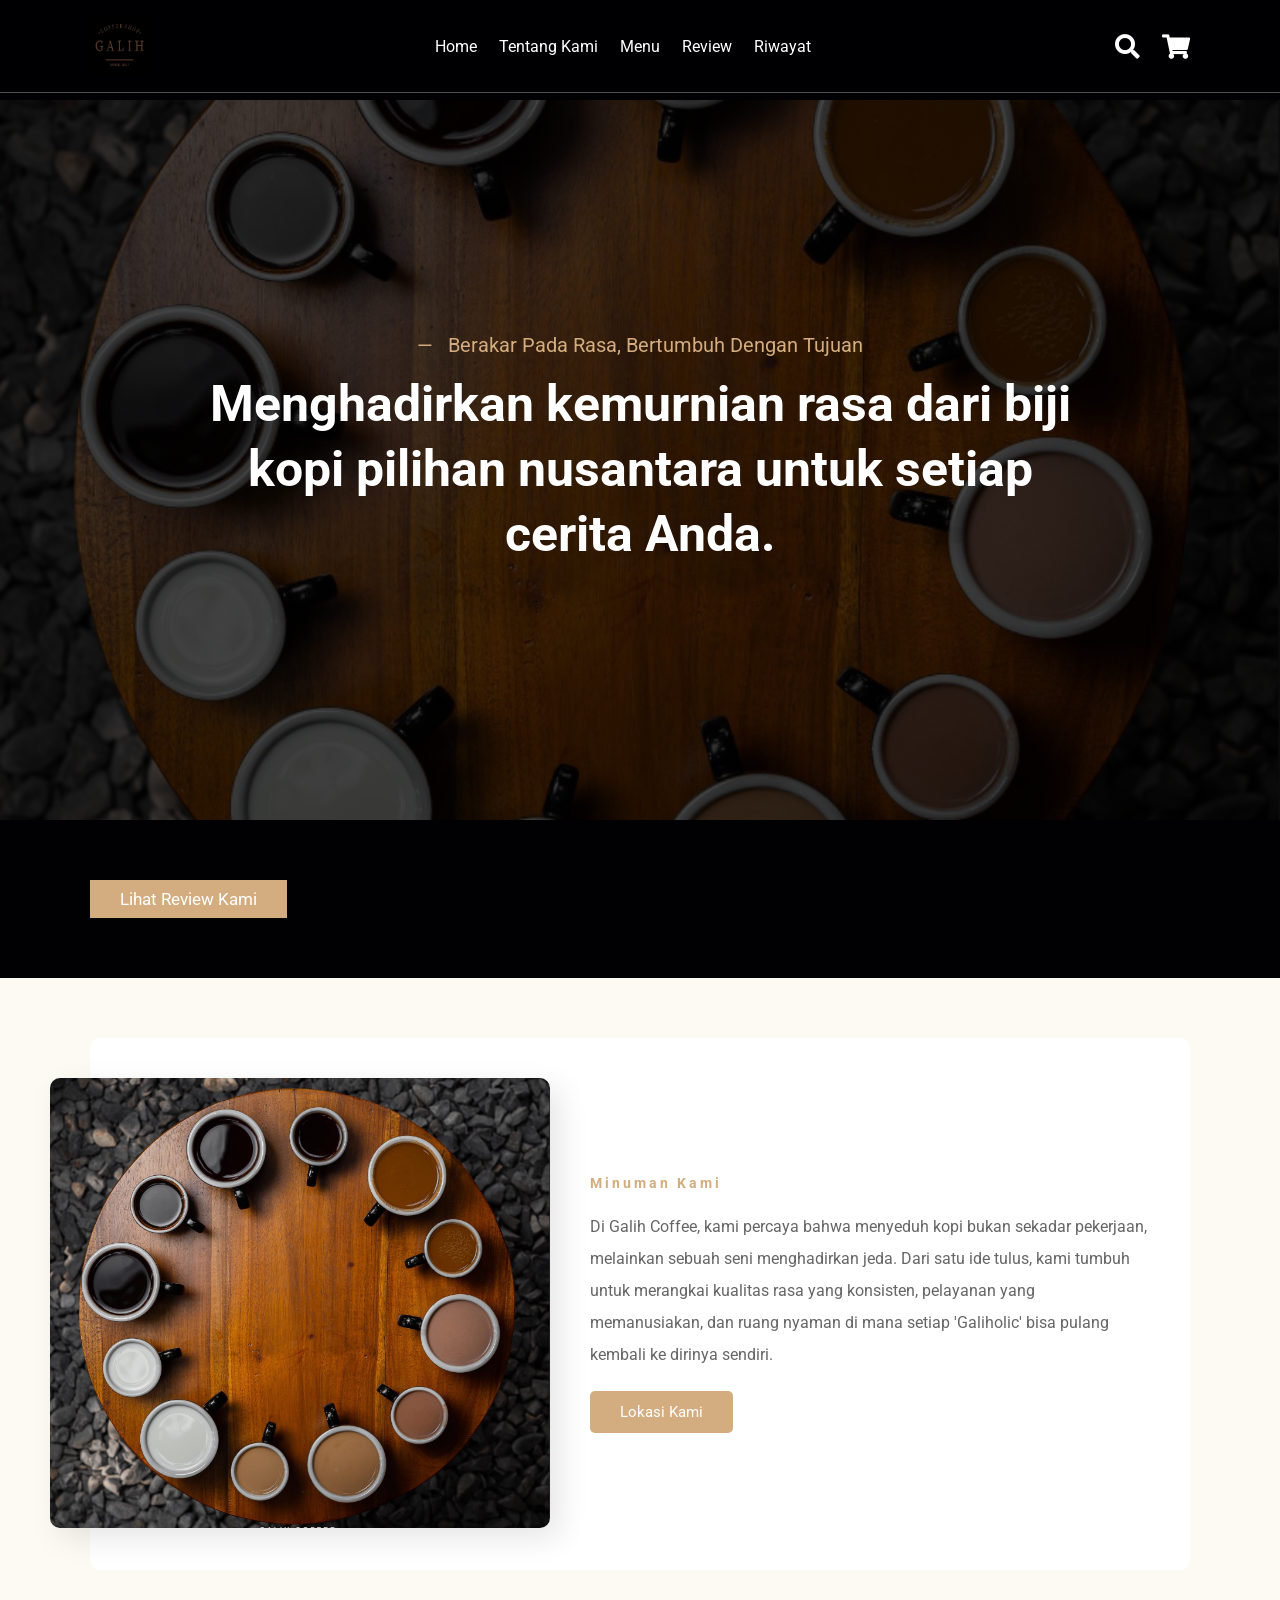
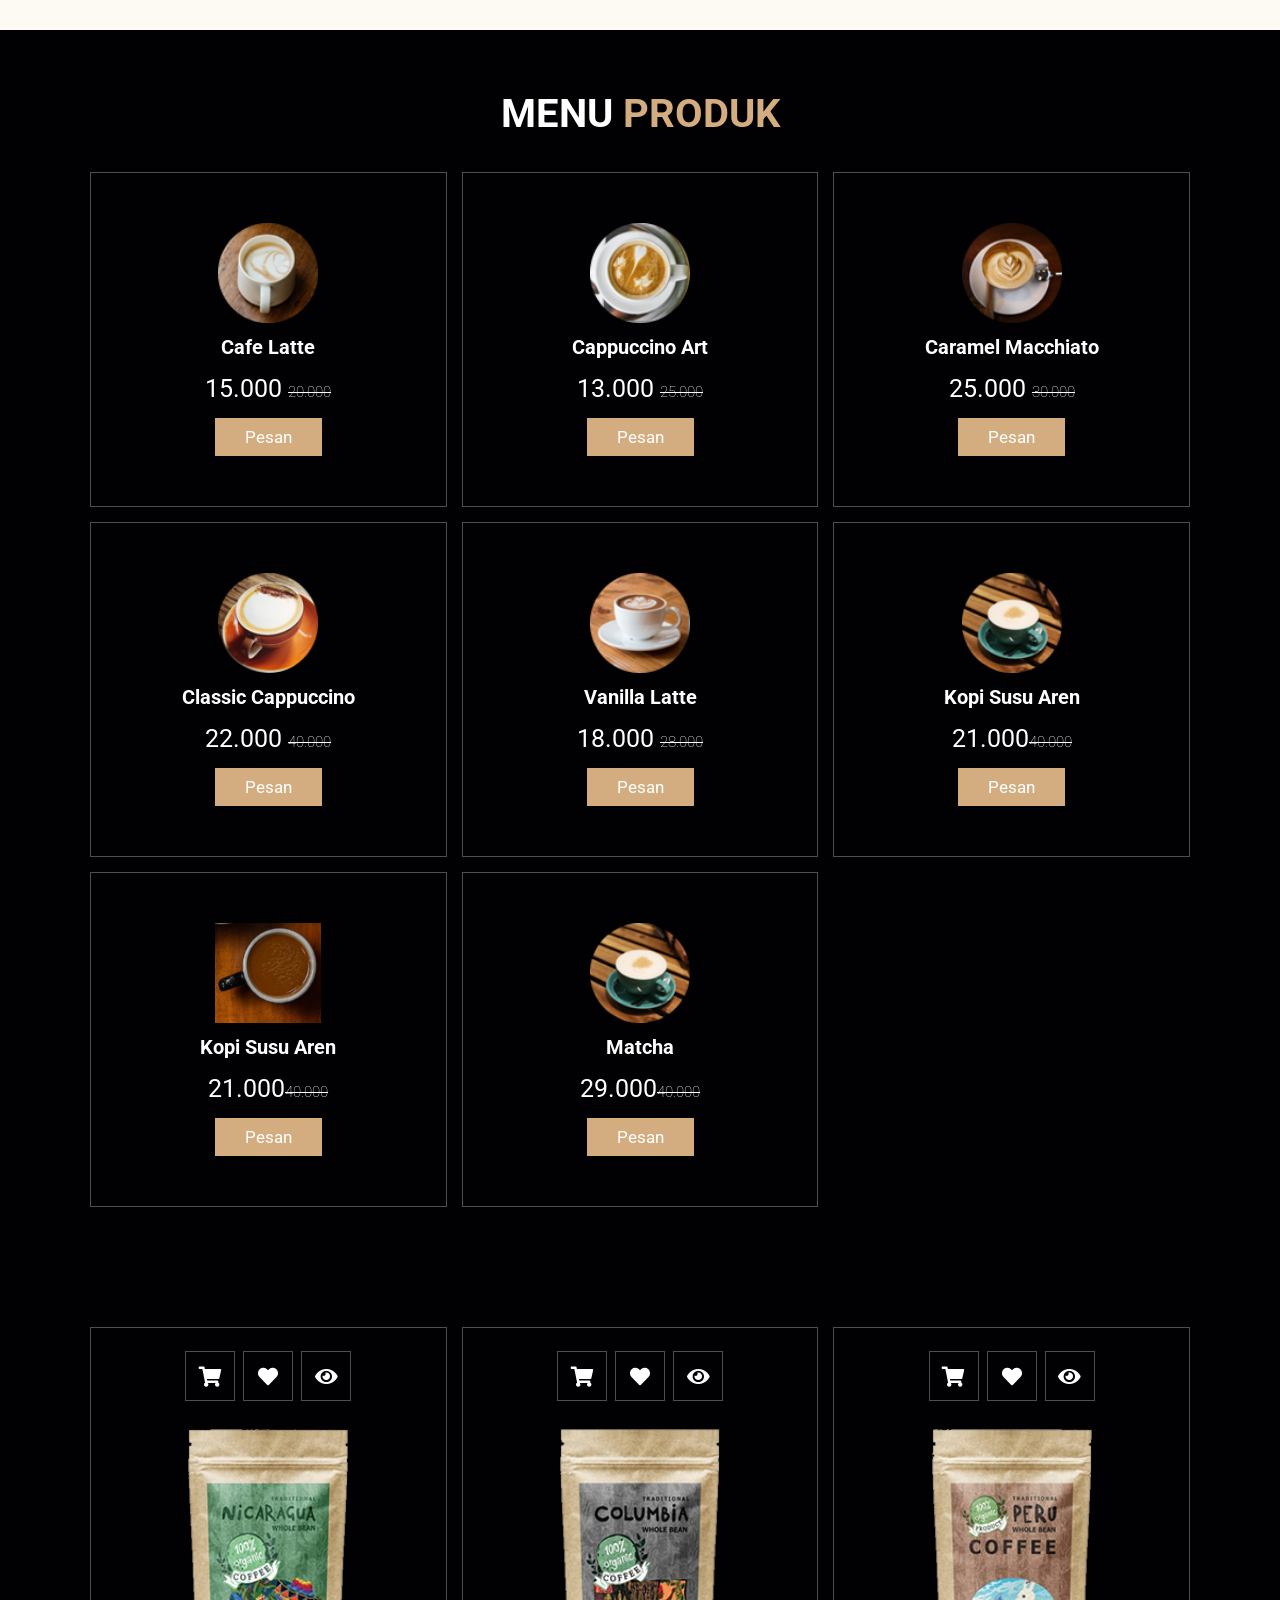
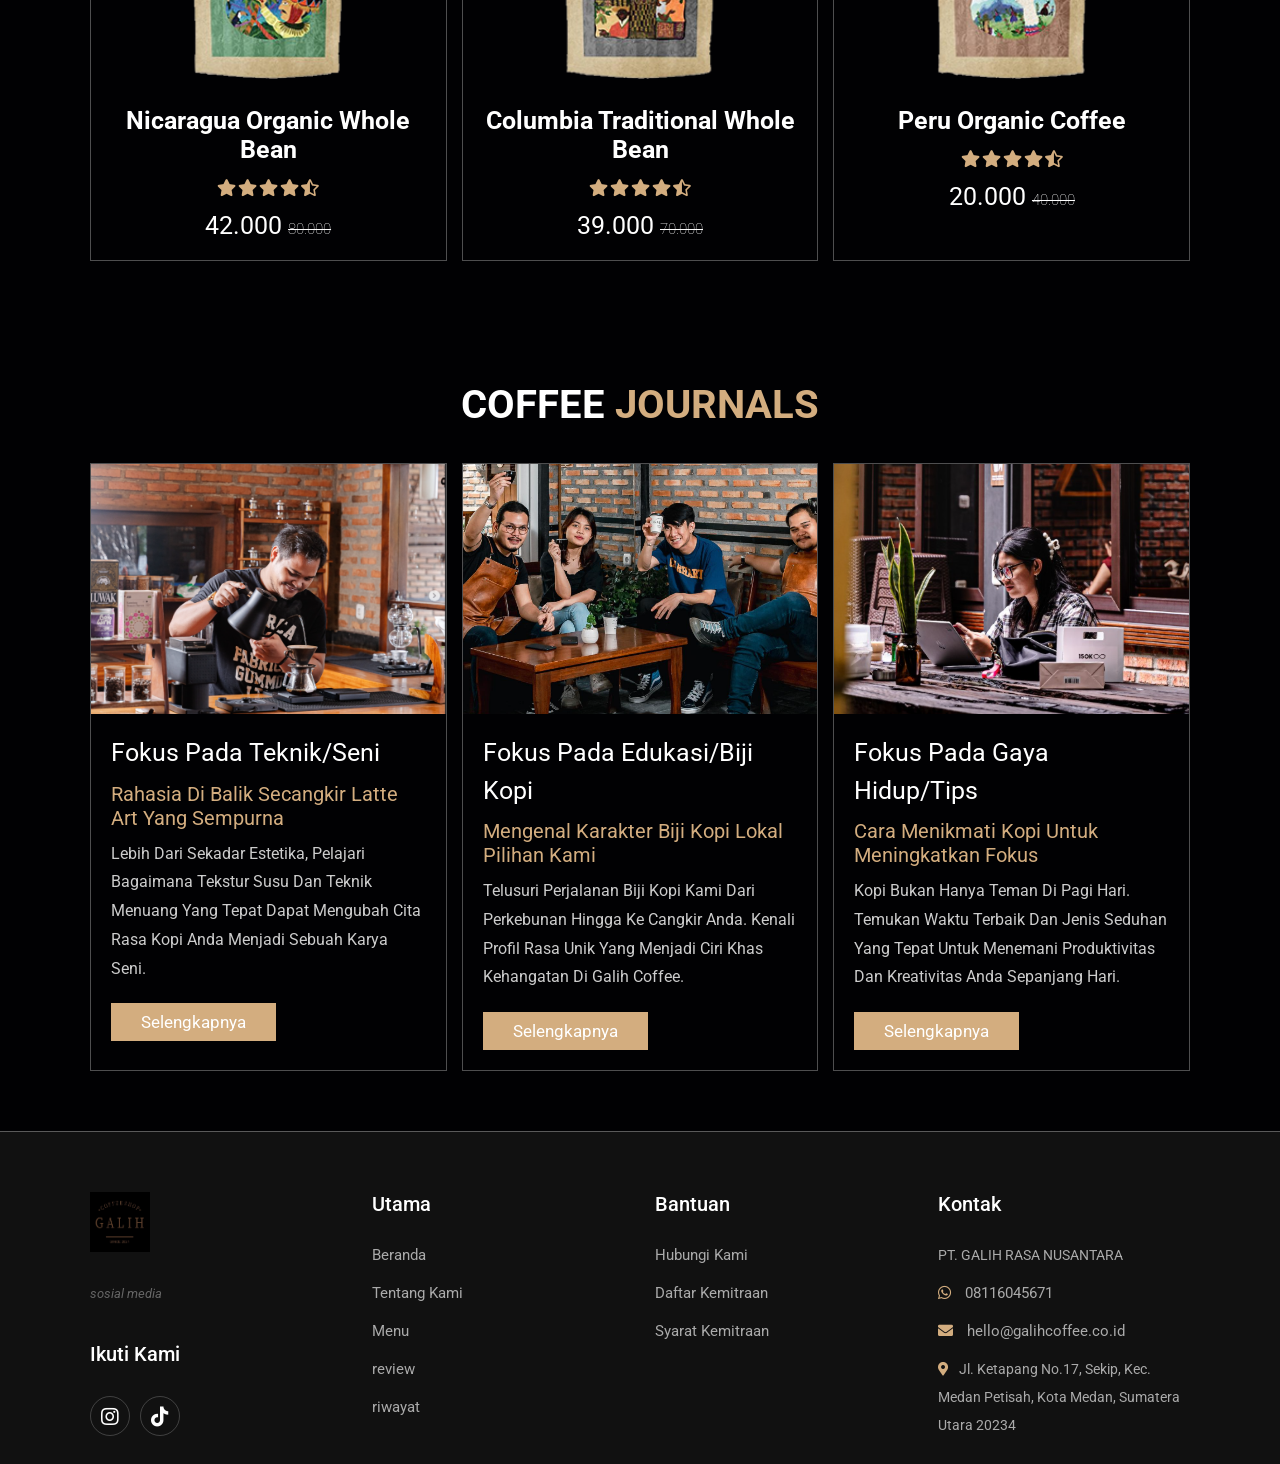
<file: menu.html>
<!doctype html>
<html lang="en">
<head>
    <meta charset="UTF-8" />
    <meta name="viewport" content="width=device-width, initial-scale=1.0" />
    <title>Menu Kami - Galih Coffee</title>
    <link rel="stylesheet" href="https://cdnjs.cloudflare.com/ajax/libs/font-awesome/5.15.4/css/all.min.css" />
    <link rel="stylesheet" href="css/style.css" />
</head>
<body>
    <header class="header">
        <a href="index.html" class="logo"><img src="img/menu/logo2.jpg" alt="" /></a>
        <nav class="navbar">
            <a href="index.html">Home</a>
            <a href="tentang-kami.html">Tentang kami</a>
            <a href="menu.html">menu</a>
            <a href="review.html">review</a>
            <a href="riwayat.html">riwayat</a>
        </nav>

      <div class="icons">
        <div class="fas fa-search" id="search-btn"></div>
        <div class="fas fa-shopping-cart" id="cart-btn"></div>
        <div class="fas fa-bars" id="menu-btn"></div>
      </div>

      <div class="search-form">
        <input type="search" id="search-box" placeholder="search here..." />
        <label for="search-box" class="fas fa-search"></label>
      </div>

      <div class="cart-items-container">
        <div class="cart-item">
          <span class="fas fa-times"></span>
          <img src="img/menu/menu-1.png" alt="" />
          <div class="content">
            <h3>Cafe Latte</h3>
            <div class="price">15.000</div>
          </div>
        </div>

        <div class="cart-item">
          <span class="fas fa-times"></span>
          <img src="img/menu/menu-2.png" alt="" />
          <div class="content">
            <h3>Cappuccino Art</h3>
            <div class="price">13.000</div>
          </div>
        </div>

        <div class="cart-item">
          <span class="fas fa-times"></span>
          <img src="img/menu/menu-3.png" alt="" />
          <div class="content">
            <h3>Caramel Macchiato</h3>
            <div class="price">25.000</div>
          </div>
        </div>

        <div class="cart-item">
          <span class="fas fa-times"></span>
          <img src="img/menu/menu-4.png" alt="" />
          <div class="content">
            <h3>Classic Cappuccino</h3>
            <div class="price">22.000</div>
          </div>
        </div>

        <a href="#" class="btn">checkout now</a>
      </div>
    </header>
    </header>
    

    <main style="padding-top: 10rem;">
      <section class="about-hero" style="background: linear-gradient(rgba(0,0,0,0.7), rgba(0,0,0,0.7)), url('img/menu/gambar9.png') no-repeat;">
      <div class="content">
      <h3 class="sub-heading"><span>—</span> Berakar pada Rasa, Bertumbuh dengan Tujuan</h3>
      <h1 class="main-heading">Menghadirkan kemurnian rasa dari biji kopi pilihan nusantara untuk setiap cerita Anda.</h1>
      </div>
      </section>
      <section class="about-philosophy" id="about">
          <a href="review.html" class="btn">lihat Review Kami</a>
      </section>
      <section class="see-goodness">
        <div class="row">
          <div class="image-container">
            <img src="img/menu/gambar9.png" alt="Our Story" />
          </div>

          <div class="content">
            <h3 class="story-title">Minuman kami</h3>
            <h1 class="main-title"></h1>
            <p>Di Galih Coffee, kami percaya bahwa menyeduh kopi bukan sekadar pekerjaan, melainkan sebuah seni menghadirkan jeda. Dari satu ide tulus, kami tumbuh untuk merangkai kualitas rasa yang konsisten, pelayanan yang memanusiakan, dan ruang nyaman di mana setiap 'Galiholic' bisa pulang kembali ke dirinya sendiri.</p>
            <a href="review.html" class="btn-clean">lokasi kami</a>
          </div>
        </div>
      </section>

    <section class="menu" id="menu">
        <h1 class="heading">menu <span>produk</span></h1>
        <div class="box-container"></div>
        <div class="box-container">
        <div class="box">
          <img src="img/menu/menu-1.png" alt="" />
          <h3>Cafe Latte</h3>
          <div class="price">15.000 <span>20.000</span></div>
          <a href="#" class="btn">pesan</a>
        </div>

        <div class="box">
          <img src="img/menu/menu-2.png" alt="" />
          <h3>Cappuccino Art</h3>
          <div class="price">13.000 <span>25.000</span></div>
          <a href="#" class="btn">pesan</a>
        </div>

        <div class="box">
          <img src="img/menu/menu-3.png" alt="" />
          <h3>Caramel Macchiato</h3>
          <div class="price">25.000 <span>30.000</span></div>
          <a href="#" class="btn">pesan</a>
        </div>

        <div class="box">
          <img src="img/menu/menu-4.png" alt="" />
          <h3>Classic Cappuccino</h3>
          <div class="price">22.000 <span>40.000</span></div>
          <a href="#" class="btn">pesan</a>
        </div>

        <div class="box">
          <img src="img/menu/menu-5.png" alt="" />
          <h3>Vanilla Latte</h3>
          <div class="price">18.000 <span>28.000</span></div>
          <a href="#" class="btn">pesan</a>
        </div>

        <div class="box">
          <img src="img/menu/menu-6.png" alt="" />
          <h3>Kopi Susu Aren</h3>
          <div class="price">21.000<span>40.000</span></div>
          <a href="#" class="btn">pesan</a>
        </div>

        <div class="box">
          <img src="img/menu/menu-7.png" alt="" />
          <h3>Kopi Susu Aren</h3>
          <div class="price">21.000<span>40.000</span></div>
          <a href="#" class="btn">pesan</a>
        </div>

        <div class="box">
          <img src="img/menu/menu-6.png" alt="" />
          <h3>Matcha</h3>
          <div class="price">29.000<span>40.000</span></div>
          <a href="#" class="btn">pesan</a>
        </div>
      </section>

      <section class="products" id="products">
            <div class="box-container"></div>
            <div class="box-container">
        <div class="box">
          <div class="icons">
            <a href="#" class="fas fa-shopping-cart"></a>
            <a href="#" class="fas fa-heart"></a>
            <a href="#" class="fas fa-eye"></a>
          </div>
          <div class="image">
            <img src="img/menu/product-1.png" alt="" />
          </div>
          <div class="content">
            <h3>Nicaragua Organic Whole Bean</h3>
            <div class="stars">
              <i class="fas fa-star"></i>
              <i class="fas fa-star"></i>
              <i class="fas fa-star"></i>
              <i class="fas fa-star"></i>
              <i class="fas fa-star-half-alt"></i>
            </div>
            <div class="price">42.000 <span>80.000</span></div>
          </div>
        </div>

        <div class="box">
          <div class="icons">
            <a href="#" class="fas fa-shopping-cart"></a>
            <a href="#" class="fas fa-heart"></a>
            <a href="#" class="fas fa-eye"></a>
          </div>
          <div class="image">
            <img src="img/menu/product-2.png" alt="" />
          </div>
          <div class="content">
            <h3>Columbia Traditional Whole Bean</h3>
            <div class="stars">
              <i class="fas fa-star"></i>
              <i class="fas fa-star"></i>
              <i class="fas fa-star"></i>
              <i class="fas fa-star"></i>
              <i class="fas fa-star-half-alt"></i>
            </div>
            <div class="price">39.000 <span>70.000</span></div>
          </div>
        </div>

        <div class="box">
          <div class="icons">
            <a href="#" class="fas fa-shopping-cart"></a>
            <a href="#" class="fas fa-heart"></a>
            <a href="#" class="fas fa-eye"></a>
          </div>

          <div class="image">
            <img src="img/menu/product-3.png" alt="" />
          </div>
          <div class="content">
            <h3>Peru Organic Coffee</h3>
            <div class="stars">
              <i class="fas fa-star"></i>
              <i class="fas fa-star"></i>
              <i class="fas fa-star"></i>
              <i class="fas fa-star"></i>
              <i class="fas fa-star-half-alt"></i>
            </div>
            <div class="price">20.000 <span>40.000</span></div>
          </div>
        </div>
      </div>        
    </section>

  <section class="blogs" id="blogs">
      <h1 class="heading">Coffee <span>Journals </span></h1>
      <div class="box-container">
        <div class="box">
          <div class="image">
            <img src="img/menu/blog-5.png" alt="" />
          </div>
          <div class="content">
            <a href="#" class="title">Fokus pada Teknik/Seni</a>
            <span>Rahasia di Balik Secangkir Latte Art yang Sempurna</span>
            <p>
              Lebih dari sekadar estetika, pelajari bagaimana tekstur susu dan teknik menuang yang
               tepat dapat mengubah cita rasa kopi Anda menjadi sebuah karya seni.</p>
            <a href="https://www.instagram.com/p/DBAhrgqvA8q/?utm_source=ig_web_copy_link&igsh=MzRlODBiNWFlZA==" class="btn">selengkapnya</a>
          </div>
        </div>

        <div class="box">
          <div class="image">
            <img src="img/menu/blog-4.png" alt="" />
          </div>
          <div class="content">
            <a href="#" class="title">Fokus pada Edukasi/Biji Kopi</a>
            <span>Mengenal Karakter Biji Kopi Lokal Pilihan Kami</span>
            <p>
             Telusuri perjalanan biji kopi kami dari perkebunan hingga ke cangkir Anda.
              Kenali profil rasa unik yang menjadi ciri khas kehangatan di Galih Coffee.</p>
            <a href="https://www.instagram.com/p/Ch9QhoRL3KX/?utm_source=ig_web_copy_link&igsh=MzRlODBiNWFlZA==" class="btn">selengkapnya</a>
          </div>
        </div>
        
        <div class="box">
          <div class="image">
            <img src="img/menu/blog-6.png" alt="" />
          </div>
          <div class="content">
            <a href="#" class="title">Fokus pada Gaya Hidup/Tips</a>
            <span>Cara Menikmati Kopi untuk Meningkatkan Fokus</span>
            <p>
              Kopi bukan hanya teman di pagi hari. Temukan waktu terbaik dan jenis seduhan yang 
              tepat untuk menemani produktivitas dan kreativitas Anda sepanjang hari.</p>
            <a href="https://www.instagram.com/p/DEZg0u7BRVT/?utm_source=ig_web_copy_link&igsh=MzRlODBiNWFlZA==" class="btn">selengkapnya</a>
          </div>
        </div>
      </div>
    </section>
    </main>

<footer class="footer-new">
    <div class="box-container">
        <div class="box main-info">
            <a href="index.html" class="logo">
                <img src="img/menu/logo2.jpg" alt="Logo">
            </a>
            <p class="tagline">sosial media</p>
            <h3>Ikuti Kami</h3>
            <div class="share">
                <a href="https://www.instagram.com/galihcoffee?utm_source=ig_web_button_share_sheet&igsh=ZDNlZDc0MzIxNw==" class="fab fa-instagram"></a>
                <a href="#" class="fab fa-tiktok"></a>
            </div>
        </div>

        <div class="box">
            <h3>Utama</h3>
            <a href="index.html">Beranda</a>
            <a href="tentang-kami.html">Tentang Kami</a>
            <a href="menu.html">Menu</a>
            <a href="review.html">review</a>
            <a href="riwayat.html">riwayat</a>
        </div>

        <div class="box">
            <h3>Bantuan</h3>
            <a href="#">Hubungi Kami</a>
            <a href="#">Daftar Kemitraan</a>
            <a href="#">Syarat Kemitraan</a>
        </div>

        <div class="box contact-info">
            <h3>Kontak</h3>
            <p>PT. GALIH RASA NUSANTARA</p>
            <a href="https://wa.me/6281128512545"><i class="fab fa-whatsapp"></i> 08116045671</a>
            <a href="mailto:hello@galihcoffee.co.id"><i class="fas fa-envelope"></i> hello@galihcoffee.co.id</a>
            <p><i class="fas fa-map-marker-alt"></i>Jl. Ketapang No.17, Sekip, Kec. Medan Petisah, Kota Medan, Sumatera Utara 20234</p>
        </div>
    </div>
    <script src="https://cdn.jsdelivr.net/npm/swiper@11/swiper-bundle.min.js"></script>
    <script src="js/script.js"></script>
</body>
</html>
</file>
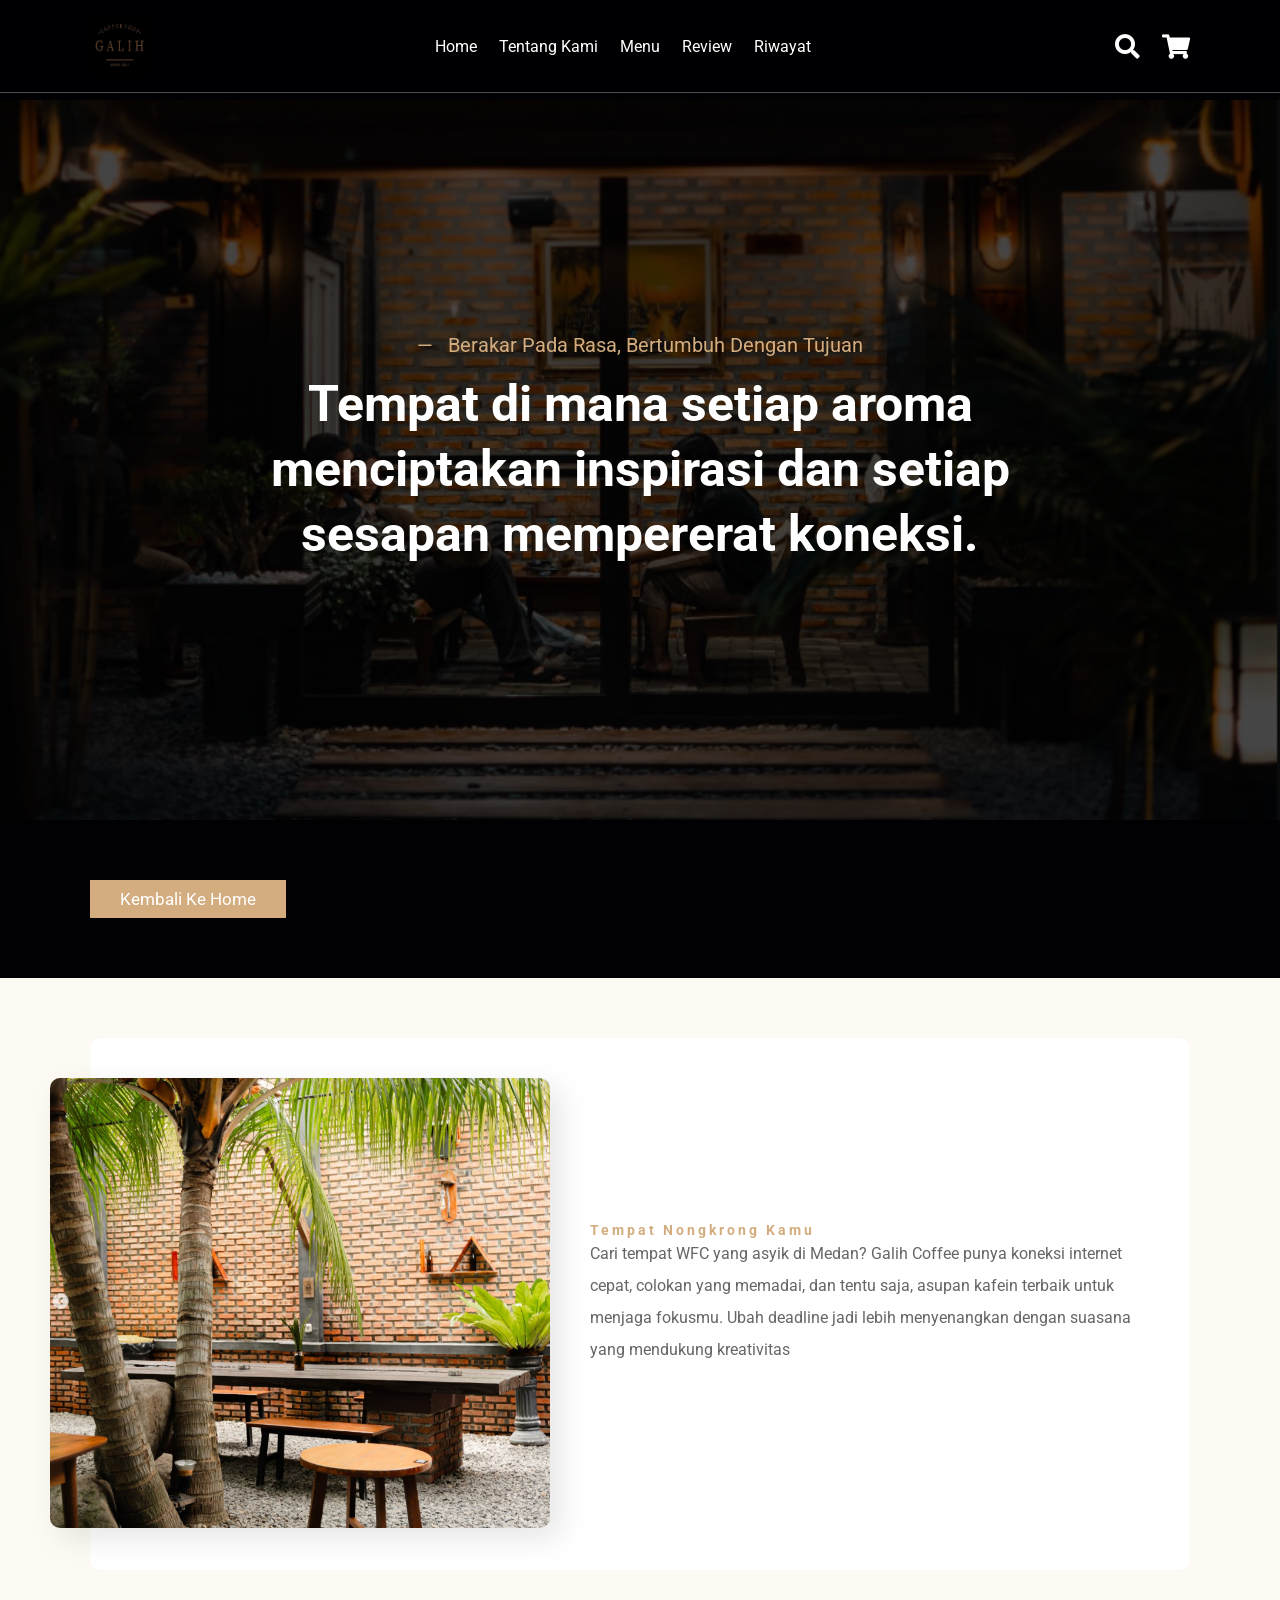
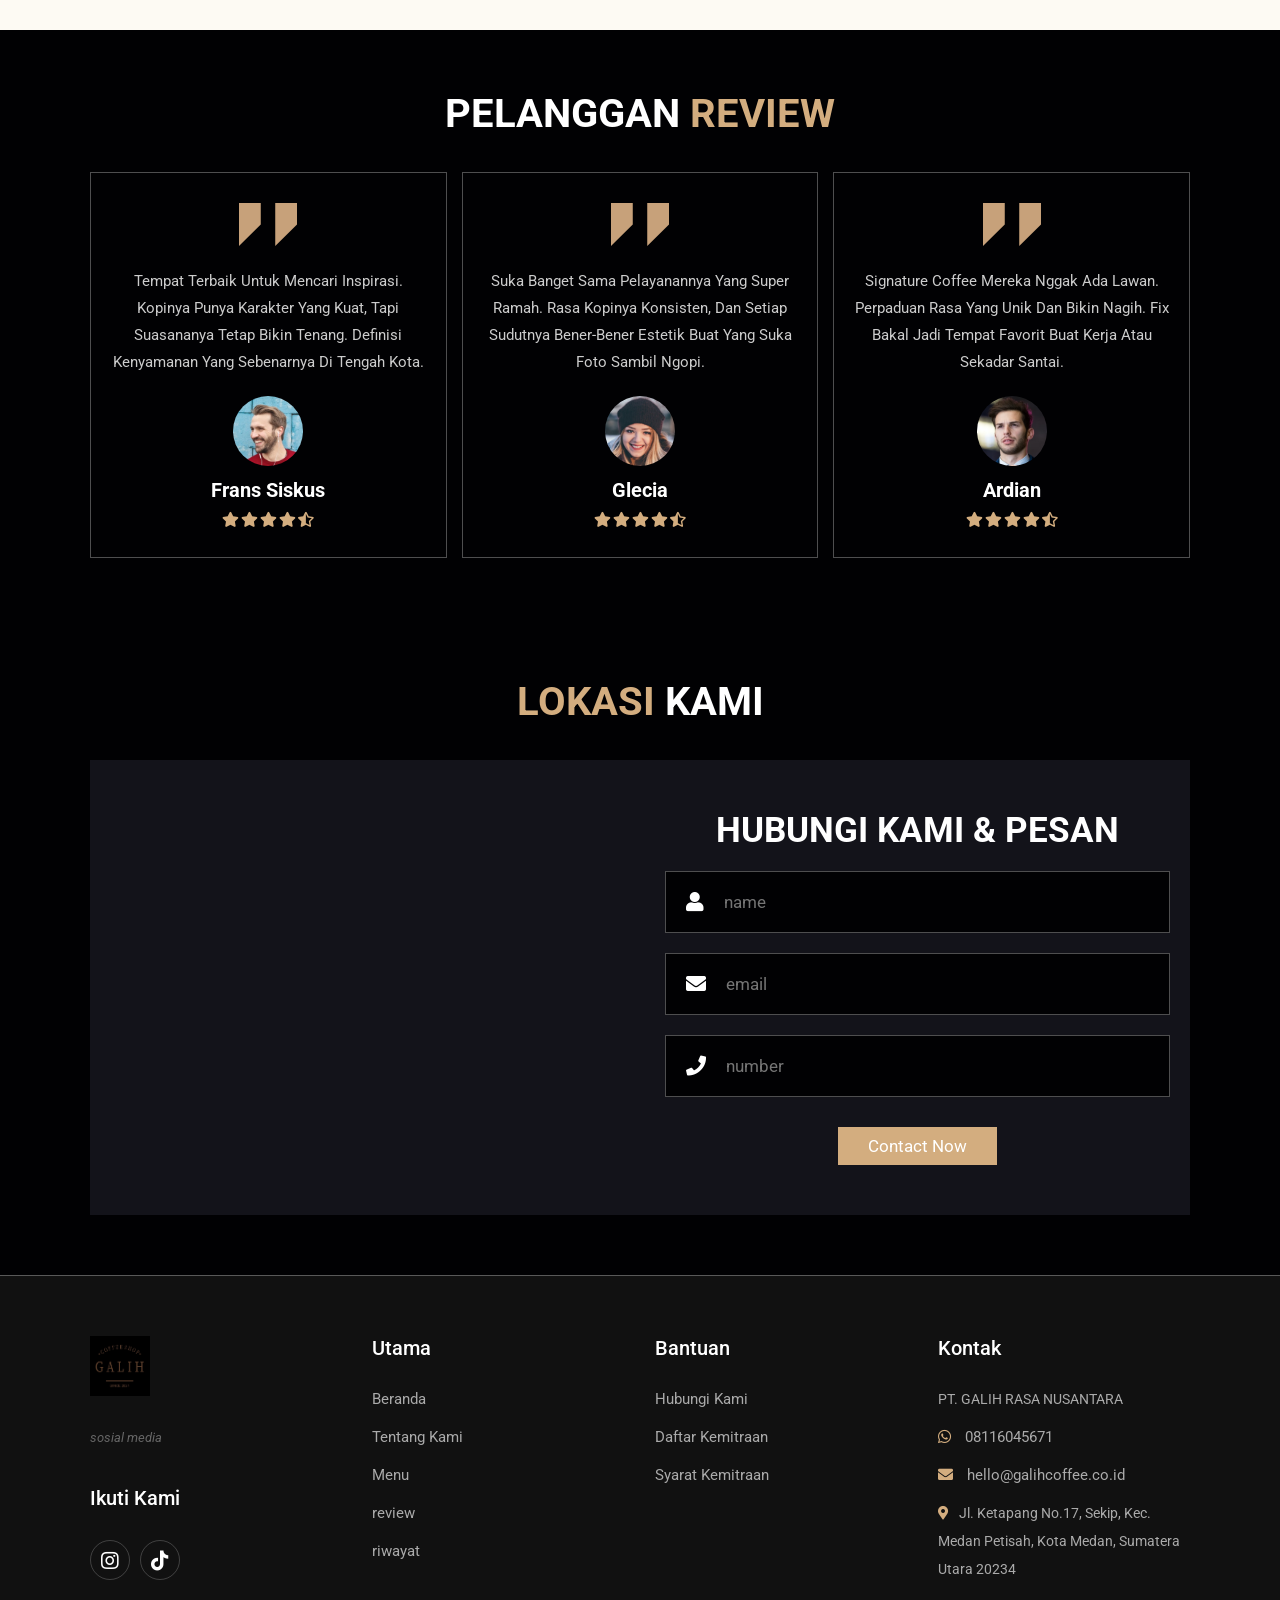
<file: review.html>
<!doctype html>
<html lang="en">
<head>
    <meta charset="UTF-8" />
    <meta name="viewport" content="width=device-width, initial-scale=1.0" />
    <title>Review & Lokasi - Galih Coffee</title>
    <link rel="stylesheet" href="https://cdnjs.cloudflare.com/ajax/libs/font-awesome/5.15.4/css/all.min.css" />
    <link rel="stylesheet" href="css/style.css" />
</head>
<body>

    <header class="header">
        <a href="index.html" class="logo"><img src="img/menu/logo2.jpg" alt="" /></a>
        <nav class="navbar">
            <a href="index.html">Home</a>
            <a href="tentang-kami.html">Tentang Kami</a>
            <a href="menu.html">Menu</a>
            <a href="review.html">review</a>
            <a href="riwayat.html">riwayat</a>
        </nav>
        <div class="icons">
            <div class="fas fa-search" id="search-btn"></div>
            <div class="fas fa-shopping-cart" id="cart-btn"></div>
            <div class="fas fa-bars" id="menu-btn"></div>
        </div>

        <div class="search-form">
            <input type="search" id="search-box" placeholder="search here..." />
            <label for="search-box" class="fas fa-search"></label>
        </div>

        <div class="cart-items-container">
            <div class="cart-item">
                <span class="fas fa-times"></span>
                <img src="img/menu/menu-1.png" alt="" />
                <div class="content">
                    <h3>Cafe Latte</h3>
                    <div class="price">15.000</div>
                </div>
            </div>

            <div class="cart-item">
                <span class="fas fa-times"></span>
                <img src="img/menu/menu-2.png" alt="" />
                <div class="content">
                    <h3>Cappuccino Art</h3>
                    <div class="price">13.000</div>
                </div>
            </div>

            <div class="cart-item">
                <span class="fas fa-times"></span>
                <img src="img/menu/menu-3.png" alt="" />
                <div class="content">
                    <h3>Caramel Macchiato</h3>
                    <div class="price">25.000</div>
                </div>
            </div>

            <div class="cart-item">
                <span class="fas fa-times"></span>
                <img src="img/menu/menu-4.png" alt="" />
                <div class="content">
                    <h3>Classic Cappuccino</h3>
                    <div class="price">22.000</div>
                </div>
            </div>
            <a href="#" class="btn">checkout now</a>
        </div>
    </header> 
    <main style="padding-top: 10rem;"> <section class="about-hero" style="background: linear-gradient(rgba(0,0,0,0.7), rgba(0,0,0,0.7)), url('img/menu/1.png') no-repeat;">
            <div class="content">
                <h3 class="sub-heading"><span>—</span> Berakar pada Rasa, Bertumbuh dengan Tujuan</h3>
                <h1 class="main-heading">Tempat di mana setiap aroma menciptakan inspirasi dan setiap sesapan mempererat koneksi.</h1>
            </div>
        </section>

        <section class="about-philosophy" id="about">
            <a href="index.html" class="btn">Kembali Ke Home</a>
        </section>

        <section class="see-goodness">
            <div class="row">
                <div class="image-container">
                    <img src="img/menu/gambar13.png" alt="Our Story" />
                </div>
                <div class="content">
                    <h3 class="story-title">Tempat Nongkrong kamu</h3>
                    <p>Cari tempat WFC yang asyik di Medan? Galih Coffee punya koneksi internet cepat, colokan yang memadai, dan tentu saja, asupan kafein terbaik untuk menjaga fokusmu. Ubah deadline jadi lebih menyenangkan dengan suasana yang mendukung kreativitas</p>
                </div>
            </div>
        </section>

        <section class="review" id="review">
            <h1 class="heading">pelanggan <span>review</span></h1>
            <div class="box-container">
                <div class="box">
                    <img src="img/menu/quote-img.png" alt="" class="quote" />
                    <p>Tempat terbaik untuk mencari inspirasi. Kopinya punya karakter yang kuat, tapi suasananya tetap bikin tenang. Definisi kenyamanan yang sebenarnya di tengah kota.</p>
                    <img src="img/menu/pic-1.png" class="user" alt="" />
                    <h3>frans siskus</h3>
                    <div class="stars">
                        <i class="fas fa-star"></i>
                        <i class="fas fa-star"></i>
                        <i class="fas fa-star"></i>
                        <i class="fas fa-star"></i>
                        <i class="fas fa-star-half-alt"></i>
                    </div>
                </div>

                <div class="box">
                    <img src="img/menu/quote-img.png" alt="" class="quote" />
                    <p>Suka banget sama pelayanannya yang super ramah. Rasa kopinya konsisten, dan setiap sudutnya bener-bener estetik buat yang suka foto sambil ngopi.</p>
                    <img src="img/menu/pic-2.png" class="user" alt="" />
                    <h3>glecia</h3>
                    <div class="stars">
                        <i class="fas fa-star"></i>
                        <i class="fas fa-star"></i>
                        <i class="fas fa-star"></i>
                        <i class="fas fa-star"></i>
                        <i class="fas fa-star-half-alt"></i>
                    </div>
                </div>

                <div class="box">
                    <img src="img/menu/quote-img.png" alt="" class="quote" />
                    <p>Signature coffee mereka nggak ada lawan. Perpaduan rasa yang unik dan bikin nagih. Fix bakal jadi tempat favorit buat kerja atau sekadar santai.</p>
                    <img src="img/menu/pic-3.png" class="user" alt="" />
                    <h3>ardian</h3>
                    <div class="stars">
                        <i class="fas fa-star"></i>
                        <i class="fas fa-star"></i>
                        <i class="fas fa-star"></i>
                        <i class="fas fa-star"></i>
                        <i class="fas fa-star-half-alt"></i>
                    </div>
                </div>
            </div>
        </section> <section class="contact" id="contact">
            <h1 class="heading"><span>Lokasi</span> kami</h1>
            <div class="row">
                <iframe
                    class="map"
                    src="https://www.google.com/maps/embed?pb=!1m18!1m12!1m3!1d3795.298439219615!2d98.6636712747458!3d3.598367696375774!2m3!1f0!2f0!3f0!3m2!1i1024!2i768!4f13.1!3m3!1m2!1s0x30313161b8c0e623%3A0x24aa1c619e6ac4a0!2sGalih%20Coffee!5e1!3m2!1sid!2sid!4v1773416051773!5m2!1sid!2sid"
                    allowfullscreen=""
                    loading="lazy"
                    referrerpolicy="no-referrer-when-downgrade">
                </iframe>
                
                <form id="contactForm">
                    <h3>Hubungi kami & Pesan</h3>
                    <div class="inputBox">
                        <span class="fas fa-user"></span>
                        <input type="text" id="inputName" placeholder="name" required />
                    </div>
                    <div class="inputBox">
                        <span class="fas fa-envelope"></span>
                        <input type="email" id="inputEmail" placeholder="email" required />
                    </div>
                    <div class="inputBox">
                        <span class="fas fa-phone"></span>
                        <input type="number" id="inputPhone" placeholder="number" required />
                    </div>
                    <input type="submit" value="contact now" class="btn" />
                </form>
            </div>
        </section>
        
    </main> <footer class="footer-new">
        <div class="box-container">
            <div class="box main-info">
                <a href="index.html" class="logo"><img src="img/menu/logo2.jpg" alt="Logo"></a>
                <p class="tagline">sosial media</p>
                <h3>Ikuti Kami</h3>
                <div class="share">
                    <a href="https://www.instagram.com/galihcoffee?utm_source=ig_web_button_share_sheet&igsh=ZDNlZDc0MzIxNw==" class="fab fa-instagram"></a>
                    <a href="#" class="fab fa-tiktok"></a>
                </div>
            </div>

            <div class="box">
                <h3>Utama</h3>
                <a href="index.html">Beranda</a>
                <a href="tentang-kami.html">Tentang Kami</a>
                <a href="menu.html">Menu</a>
                <a href="review.html">review</a>
                <a href="riwayat.html">riwayat</a>
            </div>

            <div class="box">
                <h3>Bantuan</h3>
                <a href="#">Hubungi Kami</a>
                <a href="#">Daftar Kemitraan</a>
                <a href="#">Syarat Kemitraan</a>
            </div>

            <div class="box contact-info">
                <h3>Kontak</h3>
                <p>PT. GALIH RASA NUSANTARA</p>
                <a href="https://wa.me/6281128512545"><i class="fab fa-whatsapp"></i> 08116045671</a>
                <a href="mailto:hello@galihcoffee.co.id"><i class="fas fa-envelope"></i> hello@galihcoffee.co.id</a>
                <p><i class="fas fa-map-marker-alt"></i>Jl. Ketapang No.17, Sekip, Kec. Medan Petisah, Kota Medan, Sumatera Utara 20234</p>
            </div>
        </div>
    </footer>

    <script src="https://cdn.jsdelivr.net/npm/swiper@11/swiper-bundle.min.js"></script>
    <script src="js/script.js"></script>
</body>
</html>
</file>
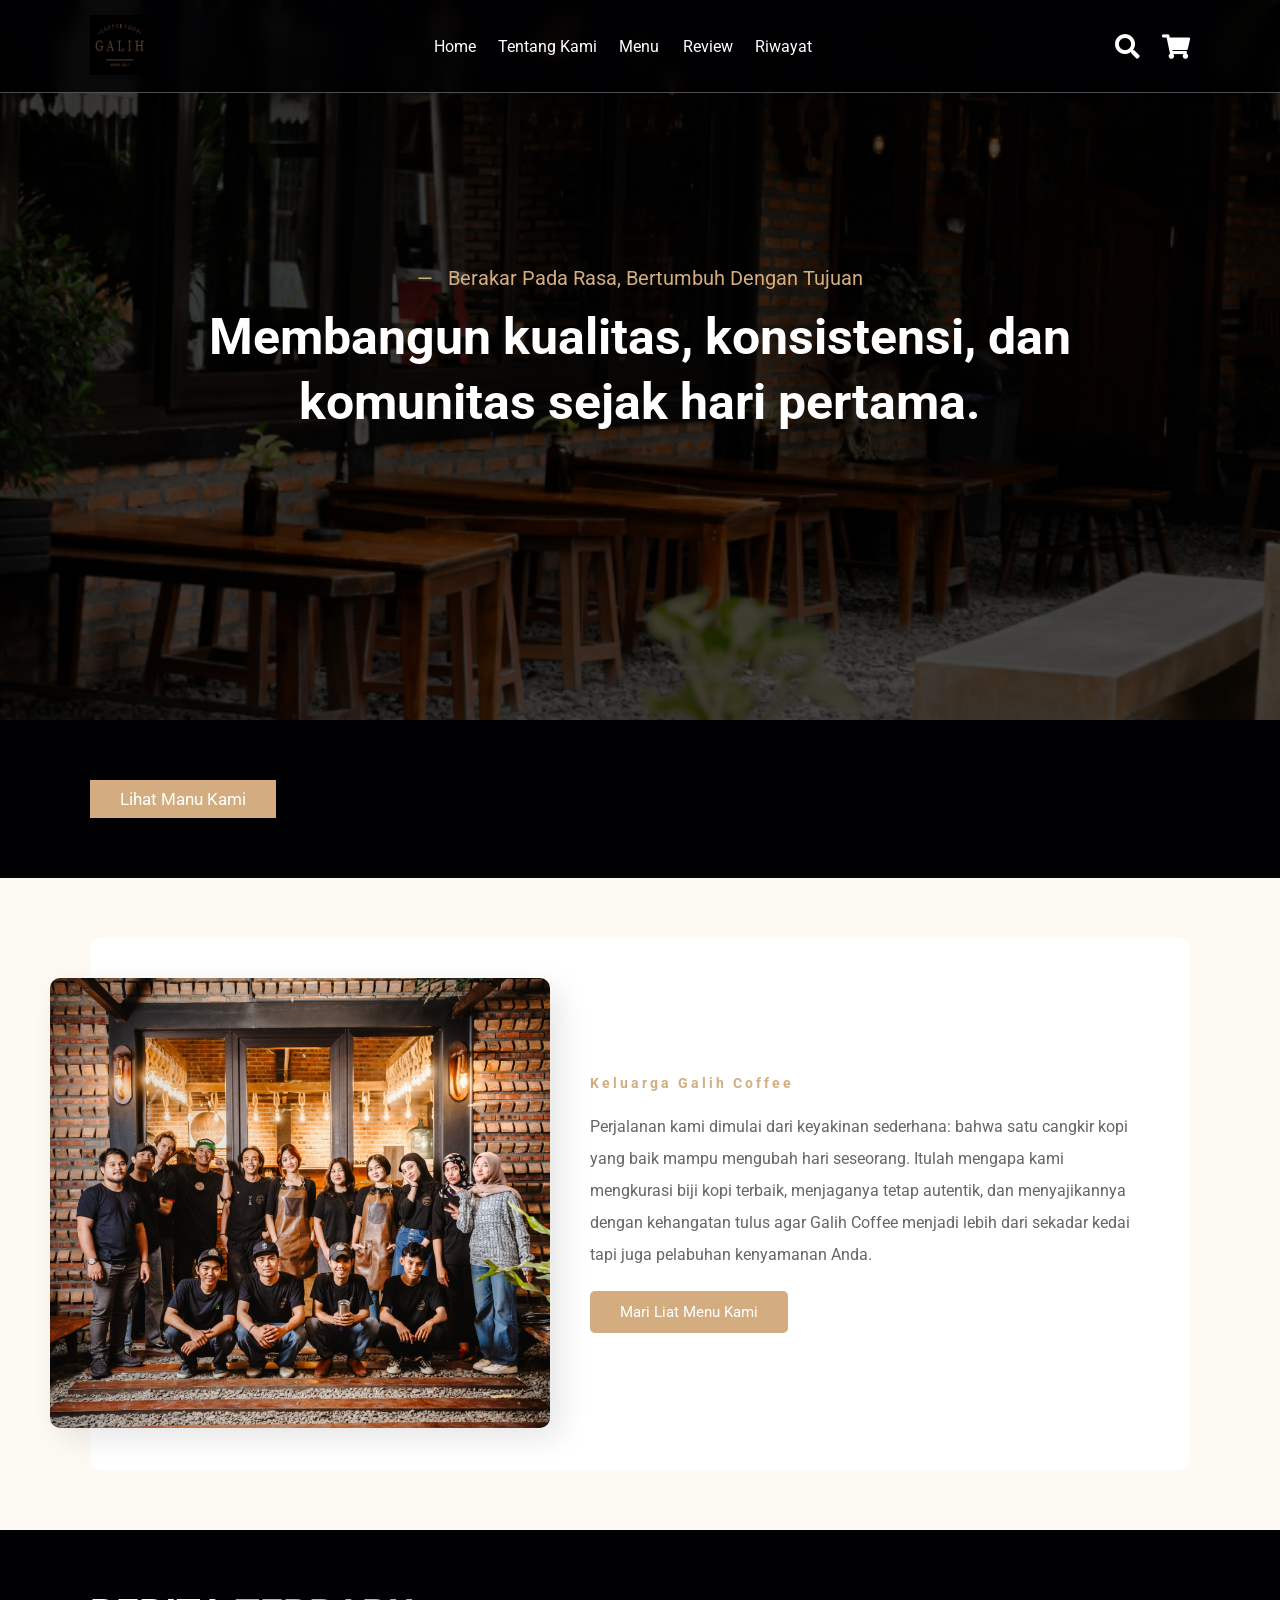
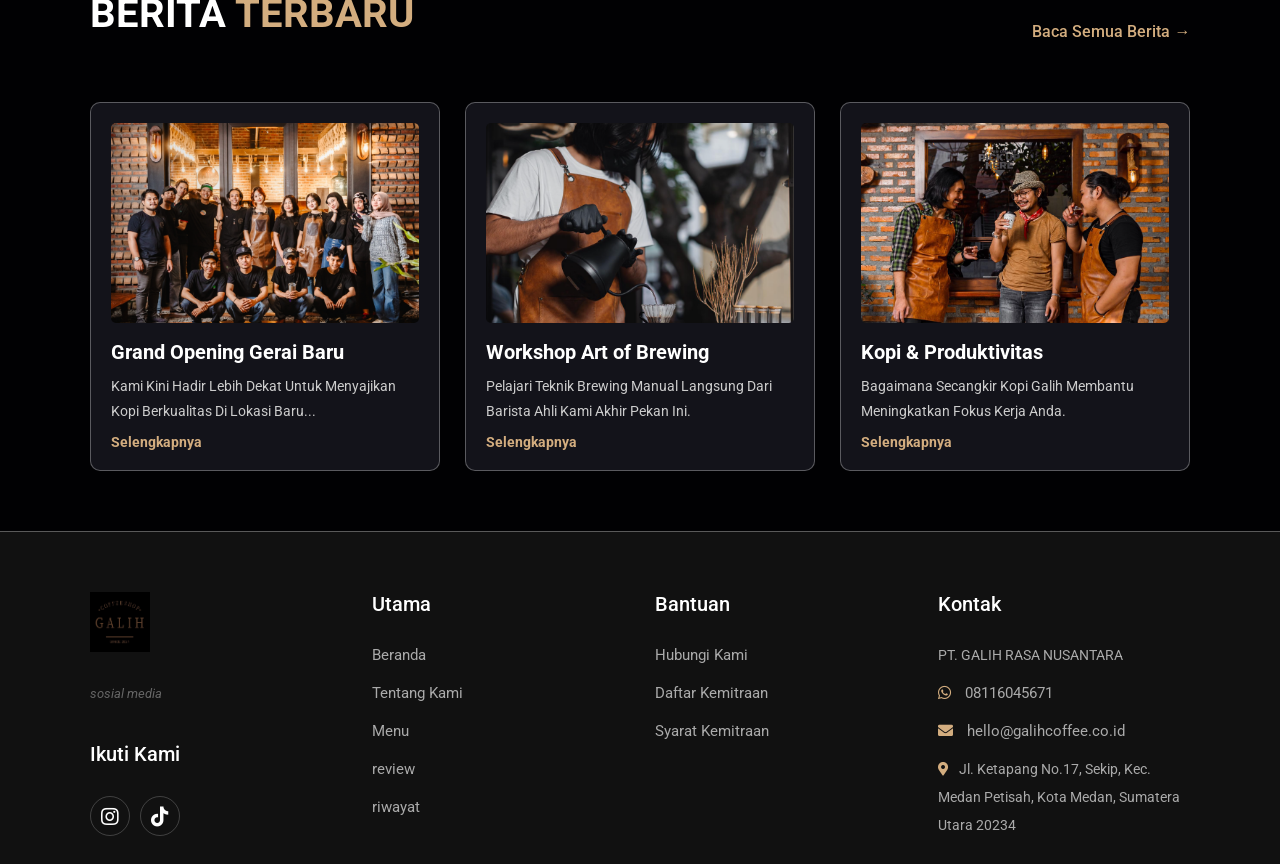
<file: tentang-kami.html>
<!doctype html>
<html lang="en">
<head>
    <meta charset="UTF-8" />
    <meta name="viewport" content="width=device-width, initial-scale=1.0" />
    <title>Tentang Kami - Galih Coffee</title>
    <link rel="stylesheet" href="https://cdnjs.cloudflare.com/ajax/libs/font-awesome/5.15.4/css/all.min.css" />
    <link rel="stylesheet" href="css/style.css" />
</head>
<body>
    <header class="header">
        <a href="index.html" class="logo"><img src="img/menu/logo2.jpg" alt="" /></a>
        <nav class="navbar">
            <a href="index.html" class="active">Home</a>
            <a href="tentang-kami.html">Tentang kami</a>
            <a href="menu.html">menu </a>
            <a href="review.html">Review</a>
            <a href="riwayat.html">riwayat</a>
        </nav>

      <div class="icons">
        <div class="fas fa-search" id="search-btn"></div>
        <div class="fas fa-shopping-cart" id="cart-btn"></div>
        <div class="fas fa-bars" id="menu-btn"></div>
      </div>

      <div class="search-form">
        <input type="search" id="search-box" placeholder="search here..." />
        <label for="search-box" class="fas fa-search"></label>
      </div>

      <div class="cart-items-container">
        <div class="cart-item">
          <span class="fas fa-times"></span>
          <img src="img/menu/menu-1.png" alt="" />
          <div class="content">
            <h3>Cafe Latte</h3>
            <div class="price">15.000</div>
          </div>
        </div>

        <div class="cart-item">
          <span class="fas fa-times"></span>
          <img src="img/menu/menu-2.png" alt="" />
          <div class="content">
            <h3>Cappuccino Art</h3>
            <div class="price">13.000</div>
          </div>
        </div>

        <div class="cart-item">
          <span class="fas fa-times"></span>
          <img src="img/menu/menu-3.png" alt="" />
          <div class="content">
            <h3>Caramel Macchiato</h3>
            <div class="price">25.000</div>
          </div>
        </div>

        <div class="cart-item">
          <span class="fas fa-times"></span>
          <img src="img/menu/menu-4.png" alt="" />
          <div class="content">
            <h3>Classic Cappuccino</h3>
            <div class="price">22.000</div>
          </div>
        </div>

        <a href="#" class="btn">checkout now</a>
      </div>
    </header>
    </header>
    <main>
        
        <section class="about-hero" style="background: linear-gradient(rgba(0,0,0,0.7), rgba(0,0,0,0.7)), url('img/menu/gambar1.png') no-repeat;">
            <div class="content">
                <h3 class="sub-heading"><span>—</span> Berakar pada Rasa, Bertumbuh dengan Tujuan</h3>
                <h1 class="main-heading">Membangun kualitas, konsistensi, dan komunitas sejak hari pertama.</h1>
            </div>
        </section>
        <section class="about-philosophy" id="about">
            <a href="menu.html" class="btn">lihat Manu kami</a>
        </section>

            
      <section class="see-goodness">
        <div class="row">
          <div class="image-container">
            <img src="img/menu/gambar4.png" alt="Our Story" />
          </div>
          <div class="content">
            <h1 class="story-title">Keluarga Galih Coffee</h1>
            <h1 class="main-title"></h1>
            <p>Perjalanan kami dimulai dari keyakinan sederhana: bahwa satu cangkir kopi yang baik mampu mengubah hari seseorang. Itulah mengapa kami mengkurasi biji kopi terbaik, menjaganya tetap autentik, dan menyajikannya dengan kehangatan tulus agar Galih Coffee menjadi lebih dari sekadar kedai tapi juga pelabuhan kenyamanan Anda.</p>
            <a href="menu.html" class="btn-clean">Mari Liat Menu Kami</a>
          </div>
        </div>
      </section>
               <section class="news" id="news">
        <div class="title-row">
            <h1 class="heading">Berita <span>Terbaru</span></h1>
            <a href="#" class="see-all">Baca Semua Berita →</a>
        </div>
        <div class="box-container">
          <div class="box">
            <img src="img/menu/gambar4.png" alt="">
            <h3>Grand Opening Gerai Baru</h3>
            <p>Kami kini hadir lebih dekat untuk menyajikan kopi berkualitas di lokasi baru...</p>
            <a href="https://www.instagram.com/p/DCtURIkoLoM/?utm_source=ig_web_copy_link&igsh=MzRlODBiNWFlZA==" class="btn-news">selengkapnya</a>
          </div>

          <div class="box">
            <img src="img/menu/gambar8.png" alt="">
            <h3>Workshop Art of Brewing</h3>
            <p>Pelajari teknik brewing manual langsung dari barista ahli kami akhir pekan ini.</p>
            <a href="https://www.instagram.com/p/CXU5pGxoh1b/?utm_source=ig_web_copy_link&igsh=MzRlODBiNWFlZA==" class="btn-news">selengkapnya</a>
          </div>

          <div class="box">
            <img src="img/menu/gamabr7.png" alt="">
            <h3>Kopi & Produktivitas</h3>
            <p>Bagaimana secangkir kopi Galih membantu meningkatkan fokus kerja Anda.</p>
            <a href="https://www.instagram.com/p/CY-5_Hwv4X5/?utm_source=ig_web_copy_link&igsh=MzRlODBiNWFlZA==" class="btn-news">selengkapnya</a>
          </div>
        </div>

      </section>
        </section>
              </main>

    <footer class="footer-new">
    <div class="box-container">
        <div class="box main-info">
            <a href="index.html" class="logo">
                <img src="img/menu/logo2.jpg" alt="Logo">
            </a>
            <p class="tagline">sosial media</p>
            <h3>Ikuti Kami</h3>
            <div class="share">
                <a href="https://www.instagram.com/galihcoffee?utm_source=ig_web_button_share_sheet&igsh=ZDNlZDc0MzIxNw==" class="fab fa-instagram"></a>
                <a href="#" class="fab fa-tiktok"></a>
            </div>
        </div>

        <div class="box">
            <h3>Utama</h3>
            <a href="index.html">Beranda</a>
            <a href="tentang-kami.html">Tentang Kami</a>
            <a href="menu.html">Menu</a>
            <a href="review.html">review</a>
            <a href="riwayat.html">riwayat</a>
        </div>

        <div class="box">
            <h3>Bantuan</h3>
            <a href="#">Hubungi Kami</a>
            <a href="#">Daftar Kemitraan</a>
            <a href="#">Syarat Kemitraan</a>
        </div>

        <div class="box contact-info">
            <h3>Kontak</h3>
            <p>PT. GALIH RASA NUSANTARA</p>
            <a href="https://wa.me/6281128512545"><i class="fab fa-whatsapp"></i> 08116045671</a>
            <a href="mailto:hello@galihcoffee.co.id"><i class="fas fa-envelope"></i> hello@galihcoffee.co.id</a>
            <p><i class="fas fa-map-marker-alt"></i>Jl. Ketapang No.17, Sekip, Kec. Medan Petisah, Kota Medan, Sumatera Utara 20234</p>
        </div>
    </div>
    <script src="https://cdn.jsdelivr.net/npm/swiper@11/swiper-bundle.min.js"></script>
    
    <script src="js/script.js"></script>
</body>
</html>
</file>
<file: css/style.css>
@import url("https://fonts.googleapis.com/css2?family=Roboto:wght=100;300;400;500;700&display=swap");

:root {
  --main-color: #d3ad7f;
  --black: #13131a;
  --bg: #010103;
  --border: 0.1rem solid rgba(255, 255, 255, 0.3);
}

* {
  font-family: "Roboto", sans-serif;
  margin: 0;
  padding: 0;
  box-sizing: border-box;
  outline: none;
  border: none;
  text-decoration: none;
  text-transform: capitalize;
  transition: 0.2s linear;
}

html {
  font-size: 62.5%;
  overflow-x: hidden;
  scroll-padding-top: 9rem;
  scroll-behavior: smooth;
}

html::-webkit-scrollbar {
  width: 0.8rem;
}

html::-webkit-scrollbar-track {
  background: transparent;
}

html::-webkit-scrollbar-thumb {
  background: #fff;
  border-radius: 5rem;
}

body {
  background: var(--bg);
}

section {
  padding: 2rem 7%;
}

.heading {
  text-align: center;
  color: #fff;
  text-transform: uppercase;
  padding-bottom: 3.5rem;
  font-size: 4rem;
}

.heading span {
  color: var(--main-color);
  text-transform: uppercase;
}

.btn {
  margin-top: 1rem;
  display: inline-block;
  padding: 0.9rem 3rem;
  font-size: 1.7rem;
  color: #fff;
  background: var(--main-color);
  cursor: pointer;
}

.btn:hover {
  letter-spacing: 0.2rem;
}

.header {
  background: var(--bg);
  display: flex;
  align-items: center;
  justify-content: space-between;
  padding: 1.5rem 7%;
  border-bottom: var(--border);
  position: fixed;
  top: 0;
  left: 0;
  right: 0;
  z-index: 1000;
  transition: top 0.4s ease-in-out;
  backdrop-filter: blur(10px); 
  background: rgba(1, 1, 3, 0.8); 
}

.header .logo img {
  height: 6rem;
}

.header .navbar a {
  margin: 0 1rem;
  font-size: 1.6rem;
  color: #fff;
}

.header .navbar a:hover {
  color: var(--main-color);
  border-bottom: 0.1rem solid var(--main-color);
  padding-bottom: 0.5rem;
}

.header .icons div {
  color: #fff;
  cursor: pointer;
  font-size: 2.5rem;
  margin-left: 2rem;
}

.header .icons div:hover {
  color: var(--main-color);
}

#menu-btn {
  display: none;
}

.header.hide {
  top: -12rem; 
}

.header .search-form {
  position: absolute;
  top: 115%;
  right: 7%;
  background: #fff;
  width: 50rem;
  height: 5rem;
  display: flex;
  align-items: center;
  transform: scaleY(0);
  transform-origin: top;
}

.header .search-form.active {
  transform: scaleY(1);
}

.header .search-form input {
  height: 100%;
  width: 100%;
  font-size: 1.6rem;
  color: var(--black);
  padding: 1rem;
  text-transform: none;
}

.header .search-form label {
  cursor: pointer;
  font-size: 2.2rem;
  margin-right: 1.5rem;
  color: var(--black);
}

.header .search-form label:hover {
  color: var(--main-color);
}

.header .cart-items-container {
  position: absolute;
  top: 100%;
  right: -100%;
  height: calc(100vh - 9.5rem);
  width: 35rem;
  background: #fff;
  padding: 0 1.5rem;
}

.header .cart-items-container.active {
  right: 0;
}

.header .cart-items-container .cart-item {
  position: relative;
  margin: 2rem 0;
  display: flex;
  align-items: center;
  gap: 1.5rem;
}

.header .cart-items-container .cart-item .fa-times {
  position: absolute;
  top: 1rem;
  right: 1rem;
  font-size: 2rem;
  cursor: pointer;
  color: var(--black);
}

.header .cart-items-container .cart-item .fa-times:hover {
  color: var(--main-color);
}

.header .cart-items-container .cart-item img {
  height: 7rem;
}

.header .cart-items-container .cart-item .content h3 {
  font-size: 2rem;
  color: var(--black);
  padding-bottom: 0.5rem;
}

.header .cart-items-container .cart-item .content .price {
  font-size: 1.5rem;
  color: var(--main-color);
}

.header .cart-items-container .btn {
  width: 100%;
  text-align: center;
}

.home {
  min-height: 50vh;
  display: flex;
  align-items: center;
  background: url(../img/menu/home-img.jpeg) no-repeat;
  background-size: cover;
  background-position: center;
  padding: 0;
}

.home .slide {
  min-height: 100vh;
  display: flex;
  align-items: center;
  background-size: cover !important;
  background-position: center !important;
  padding: 2rem 7%;
}

.home .home-slider .slide {
  min-height: 100vh;
  display: flex;
  align-items: center;
  background-size: cover !important;
  background-position: center !important;
  padding: 2rem 7%;
}

.home .home-slider .slide .content {
  max-width: 80rem;
}

.home .home-slider .slide .content h3 {
  font-size: 3rem;
  color: #fff;
  text-transform: uppercase;
}

.home .home-slider .slide .content p {
  font-size: 2rem;
  color: #eee;
  padding: 1rem 0;
  line-height: 1.8;
}

.swiper-pagination-bullet {
  background: #fff;
  height: 1.5rem;
  width: 1.5rem;
  opacity: 1;
}

.swiper-pagination-bullet-active {
  background: var(--main-color);
}

.home .slide .content {
  max-width: 60rem;
}

.home .content {
  max-width: 60rem;
}

.home .content h3 {
  font-size: 6rem;
  text-transform: uppercase;
  color: #fff;
}

.home .content p {
  font-size: 2rem;
  font-weight: lighter;
  line-height: 1.8;
  padding: 1rem 0;
  color: #eee;
}

.about .row {
  display: flex;
  align-items: center;
  background: var(--black);
  flex-wrap: wrap;
}

.about .row .image {
  flex: 1 1 45rem;
}

.about-hero {
  min-height: 80vh; 
  display: flex;
  align-items: center;
  justify-content: center;
  text-align: center;
  background-size: cover !important;
  background-position: center !important; 
  padding: 0 7%;
}

.about-hero .content {
  max-width: 90rem; 
}

.about-hero .content .sub-heading {
  font-size: 2rem;
  color: var(--main-color); 
  text-transform: capitalize;
  font-weight: 400;
  margin-bottom: 1.5rem;
}

.about-hero .content .sub-heading span {
  margin-right: 1rem;
}

.about-hero .content .main-heading {
  font-size: 5rem;
  color: #fff;
  line-height: 1.3;
  text-transform: none; 
  font-weight: 700;
}

.about-philosophy {
  padding-top: 5rem;
}

.about .row .image img {
  width: 100%;
}

.about .row .content {
  flex: 1 1 45rem;
  padding: 2rem;
}

.about .row .content h3 {
  font-size: 3rem;
  color: #fff;
}

.about .row .content p {
  font-size: 1.6rem;
  color: #ccc;
  padding: 1rem 0;
  line-height: 1.8;
}

.menu .box-container {
  display: grid;
  grid-template-columns: repeat(auto-fit, minmax(30rem, 1fr));
  gap: 1.5rem;
}

.menu .box-container .box {
  padding: 5rem;
  text-align: center;
  border: var(--border);
}

.menu .box-container .box img {
  height: 10rem;
}

.menu .box-container .box h3 {
  color: #fff;
  font-size: 2rem;
  padding: 1rem 0;
}

.menu .box-container .box .price {
  color: #fff;
  font-size: 2.5rem;
  padding: 0.5rem 0;
}

.menu .box-container .box .price span {
  font-size: 1.5rem;
  text-decoration: line-through;
  font-weight: lighter;
}

.menu .box-container .box:hover {
  background: #fff;
}

.menu .box-container .box:hover > * {
  color: var(--black);
}

.products .box-container {
  display: grid;
  grid-template-columns: repeat(auto-fit, minmax(30rem, 1fr));
  gap: 1.5rem;
}

.products .box-container .box {
  text-align: center;
  border: var(--border);
  padding: 2rem;
}

.products .box-container .box .icons a {
  height: 5rem;
  width: 5rem;
  line-height: 5rem;
  font-size: 2rem;
  border: var(--border);
  color: #fff;
  margin: 0.3rem;
}

.products .box-container .box .icons a:hover {
  background: var(--main-color);
}

.products .box-container .box .image {
  padding: 2.5rem 0;
}

.products .box-container .box .image img {
  height: 25rem;
}

.products .box-container .box .content h3 {
  color: #fff;
  font-size: 2.5rem;
}

.products .box-container .box .content .stars {
  padding: 1.5rem;
}

.products .box-container .box .content .stars i {
  font-size: 1.7rem;
  color: var(--main-color);
}

.products .box-container .box .content .price {
  color: #fff;
  font-size: 2.5rem;
}

.products .box-container .box .content .price span {
  text-decoration: line-through;
  font-weight: lighter;
  font-size: 1.5rem;
}

.review .box-container {
  display: grid;
  grid-template-columns: repeat(auto-fit, minmax(30rem, 1fr));
  gap: 1.5rem;
}

.review .box-container .box {
  border: var(--border);
  text-align: center;
  padding: 3rem 2rem;
}

.review .box-container .box p {
  font-size: 1.5rem;
  line-height: 1.8;
  color: #ccc;
  padding: 2rem 0;
}

.review .box-container .box .user {
  height: 7rem;
  width: 7rem;
  border-radius: 50%;
  object-fit: cover;
}

.review .box-container .box h3 {
  padding: 1rem 0;
  font-size: 2rem;
  color: #fff;
}

.review .box-container .box .stars i {
  font-size: 1.5rem;
  color: var(--main-color);
}

.contact .row {
  display: flex;
  background: var(--black);
  flex-wrap: wrap;
  gap: 1rem;
}

.contact .row .map {
  flex: 1 1 45rem;
  width: 100%;
  object-fit: cover;
}

.contact .row form {
  flex: 1 1 45rem;
  padding: 5rem 2rem;
  text-align: center;
}

.contact .row form h3 {
  text-transform: uppercase;
  font-size: 3.5rem;
  color: #fff;
}

.contact .row form .inputBox {
  display: flex;
  align-items: center;
  margin-top: 2rem;
  margin-bottom: 2rem;
  background: var(--bg);
  border: var(--border);
}

.contact .row form .inputBox span {
  color: #fff;
  font-size: 2rem;
  padding-left: 2rem;
}

.contact .row form .inputBox input {
  width: 100%;
  padding: 2rem;
  font-size: 1.7rem;
  color: #fff;
  text-transform: none;
  background: none;
}

.blogs .box-container {
  display: grid;
  grid-template-columns: repeat(auto-fit, minmax(30rem, 1fr));
  gap: 1.5rem;
}

.blogs .box-container .box {
  border: var(--border);
}

.blogs .box-container .box .image {
  height: 25rem;
  overflow: hidden;
  width: 100%;
}

.blogs .box-container .box .image img {
  height: 100%;
  object-fit: cover;
  width: 100%;
}

.blogs .box-container .box:hover .image img {
  transform: scale(1.2);
}

.blogs .box-container .box .content {
  padding: 2rem;
}

.blogs .box-container .box .content .title {
  font-size: 2.5rem;
  line-height: 1.5;
  color: #fff;
}

.blogs .box-container .box .content .title:hover {
  color: var(--main-color);
}

.blogs .box-container .box .content span {
  color: var(--main-color);
  display: block;
  padding-top: 1rem;
  font-size: 2rem;
}

.blogs .box-container .box .content p {
  font-size: 1.6rem;
  line-height: 1.8;
  color: #ccc;
  padding: 1rem 0;
}

.footer {
  background: var(--black);
  text-align: center;
}

.footer-new {
  background: #111; 
  padding: 5rem 7% 2rem;
  border-top: var(--border);
}

.footer-new .box-container {
  display: grid;
  grid-template-columns: repeat(auto-fit, minmax(20rem, 1fr)); 
  gap: 3rem;
  align-items: start;
}

.footer-new .box h3 {
  font-size: 2rem;
  color: #fff;
  padding: 1rem 0 2rem;
  text-transform: capitalize;
  font-weight: 500;
}

.footer-new .box a {
  display: block;
  font-size: 1.5rem;
  color: #aaa; 
  padding: 1rem 0;
  text-transform: none; 
  transition: 0.3s ease;
}

.footer-new .box a:hover {
  color: var(--main-color);
  padding-left: 0.5rem; 
}

.footer-new .box p {
  font-size: 1.4rem;
  color: #aaa;
  line-height: 2;
  padding: 0.5rem 0;
  text-transform: none;
}

.footer-new .main-info .logo img {
  height: 6rem;
  margin-bottom: 1rem;
}

.footer-new .main-info .tagline {
  font-style: italic;
  margin-bottom: 2rem;
  color: #666;
  font-size: 1.3rem;
}

.footer-new .main-info .share {
  display: flex;
  gap: 1rem;
  margin-top: 1rem;
}

.footer-new .main-info .share a {
  height: 4rem;
  width: 4rem;
  line-height: 4rem;
  font-size: 2rem;
  color: #fff;
  border: 0.1rem solid rgba(255, 255, 255, 0.2);
  text-align: center;
  border-radius: 50%;
  padding: 0; 
}

.footer-new .main-info .share a:hover {
  background: var(--main-color);
  border-color: var(--main-color);
  color: #fff;
  padding-left: 0; 
}

.footer-new .contact-info i {
  color: var(--main-color);
  margin-right: 1rem;
}

.footer-new .credit {
  text-align: center;
  margin-top: 5rem;
  padding-top: 2.5rem;
  border-top: 0.1rem solid rgba(255, 255, 255, 0.05);
  font-size: 1.6rem;
  color: #fff;
  font-weight: 300;
}

.footer-new .credit span {
  color: var(--main-color);
}

.footer .share {
  padding: 1rem 0;
}

.footer .share a {
  height: 5rem;
  width: 5rem;
  line-height: 5rem;
  font-size: 2rem;
  color: #fff;
  border: var(--border);
  margin: 0.3rem;
  border-radius: 50%;
}

.footer .share a:hover {
  background-color: var(--main-color);
}

.footer .links {
  display: flex;
  justify-content: center;
  flex-wrap: wrap;
  padding: 2rem 0;
  gap: 1rem;
}

.footer .links a {
  padding: 0.7rem 2rem;
  color: #fff;
  border: var(--border);
  font-size: 2rem;
}

.footer .links a:hover {
  background: var(--main-color);
}

.footer .credit {
  font-size: 2rem;
  color: #fff;
  font-weight: lighter;
  padding: 1.5rem;
}

.footer .credit span {
  color: var(--main-color);
}

.behind-brew .gallery {
  display: grid;
  grid-template-columns: repeat(auto-fit, minmax(20rem, 1fr));
  gap: 1.5rem;
}

.behind-brew .gallery .gallery-item {
  position: relative;
  overflow: hidden;
  display: block;
  height: 25rem;
  border-radius: 0.5rem;
}

.behind-brew .gallery .gallery-item img {
  width: 100%;
  height: 100%;
  object-fit: cover;
  transition: transform 0.3s ease;
}

.behind-brew .gallery .gallery-item .overlay {
  position: absolute;
  top: 0; left: 0;
  width: 100%; height: 100%;
  background: rgba(0, 0, 0, 0.4);
  display: flex;
  align-items: center;
  justify-content: center;
  opacity: 0;
  transition: 0.3s;
}

.behind-brew .gallery .gallery-item .overlay i {
  color: #fff;
  font-size: 4rem;
}

.behind-brew .gallery .gallery-item:hover .overlay {
  opacity: 1;
}

.behind-brew .gallery .gallery-item:hover img {
  transform: scale(1.1);
}

.behind-brew .gallery img {
  width: 100%;
  height: 25rem;
  object-fit: cover;
  border-radius: 0.5rem;
  filter: grayscale(20%);
}

.behind-brew .gallery img:hover {
  filter: grayscale(0%);
  transform: scale(1.02);
}

.our-story {
  padding: 8rem 7%;
  background: #fff; 
}

.our-story .story-container {
  display: flex;
  justify-content: space-between;
  align-items: flex-start;
  gap: 5rem;
  max-width: 1200px;
  margin: 0 auto;
}

.our-story .story-title {
  flex: 1;
}

.our-story .story-title .label {
  color: var(--main-color);
  font-size: 1.4rem;
  font-weight: 600;
  letter-spacing: 2px;
}

.our-story .story-title h2 {
  font-size: 4rem;
  color: #13131a;
  margin-top: 1.5rem;
  text-transform: none; 
}

.our-story .story-text {
  flex: 1.5;
}

.our-story .story-text p {
  font-size: 1.8rem;
  color: #444;
  line-height: 1.8;
  text-align: justify;
  text-transform: none;
}

section {
  padding: 6rem 7%;
}

.sub-heading {
  text-align: center;
  font-size: 1.6rem;
  color: #aaa;
  margin-top: -2rem;
  margin-bottom: 4rem;
  text-transform: none;
}

.see-goodness {
  background: #fdfaf3; 
}

.see-goodness .row {
  display: flex;
  align-items: center;
  background: #fff;
  padding: 4rem;
  position: relative;
  border-radius: 1rem;
}

.see-goodness .image-container {
  flex: 1 1 40rem;
  margin-left: -8rem; 
}

.see-goodness .image-container img {
  width: 100%;
  height: 45rem;
  object-fit: cover;
  border-radius: 1rem;
  box-shadow: 10px 10px 30px rgba(0,0,0,0.1);
}

.see-goodness .content {
  flex: 1 1 50rem;
  padding-left: 4rem;
}

.see-goodness .content .story-title {
  font-size: 1.4rem;
  color: var(--main-color);
  letter-spacing: 0.3rem;
}

.see-goodness .content .main-title {
  font-size: 4.5rem;
  color: var(--black);
  padding: 1rem 0;
  text-transform: none;
}

.see-goodness .content p {
  font-size: 1.6rem;
  color: #666;
  line-height: 2;
  text-transform: none;
  margin-bottom: 2rem;
}

.btn-clean {
  display: inline-block;
  padding: 1.2rem 3rem;
  background: var(--main-color);
  color: #fff;
  font-size: 1.5rem;
  border-radius: 0.5rem;
}

.special .box-container {
  display: grid;
  grid-template-columns: repeat(auto-fit, minmax(30rem, 1fr));
  gap: 2rem;
}

.special .box-container .box img {
  width: 100%;
  border-radius: 1rem;
  transition: 0.3s;
}

.special .box-container .box img:hover {
  transform: translateY(-1rem);
}

.news .title-row {
  display: flex;
  justify-content: space-between;
  align-items: center;
  margin-bottom: 3rem;
}

.news .see-all {
  font-size: 1.6rem;
  color: var(--main-color);
  font-weight: 500;
}

.news .box-container {
  display: grid;
  grid-template-columns: repeat(auto-fit, minmax(30rem, 1fr));
  gap: 2.5rem;
}

.news .box {
  background: var(--black);
  padding: 2rem;
  border-radius: 1rem;
  border: var(--border);
}

.news .box img {
  width: 100%;
  height: 20rem;
  object-fit: cover;
  border-radius: 0.5rem;
  margin-bottom: 1.5rem;
}

.news .box h3 {
  font-size: 2rem;
  color: #fff;
  text-transform: none;
}

.news .box p {
  font-size: 1.4rem;
  color: #ccc;
  padding: 1rem 0;
  line-height: 1.8;
}

.btn-news {
  font-size: 1.4rem;
  color: var(--main-color);
  font-weight: bold;
}

/* ==========================================================================
   MEDIA QUERIES (RESPONSIVE)
   ========================================================================== */
@media (max-width: 991px) {
  html {
    font-size: 55%;
  }
  .header {
    padding: 1.5rem 2rem;
  }
  section {
    padding: 2rem;
  }
}

@media (max-width: 768px) {
  #menu-btn {
    display: inline-block;
  }
  .header .navbar {
    position: absolute;
    top: 100%;
    right: -100%;
    background: #fff;
    width: 30rem;
    height: calc(100vh - 9.5rem);
  }
  .header .navbar.active {
    right: 0;
  }
  .header .navbar a {
    color: var(--black);
    display: block;
    margin: 1.5rem;
    padding: 0.5rem;
    font-size: 2rem;
  }
  .header .search-form {
    width: 90%;
    right: 2rem;
  }
  .home {
    background-position: left;
    justify-content: center;
    text-align: center;
  }
  .home .content h3 {
    font-size: 4.5rem;
  }
  .home .content p {
    font-size: 1.5rem;
  }
  .about-hero {
    min-height: 60vh;
  }
  .about-hero .content .main-heading {
    font-size: 3.5rem;
  }
  .footer-new {
    text-align: left;
  }
  .footer-new .box-container {
    grid-template-columns: 1fr; 
    gap: 2rem;
  }
  .footer-new .main-info .share {
    justify-content: flex-start;
  }
  .our-story .story-container {
    flex-direction: column;
    gap: 2rem;
  }
  .our-story .story-title h2 {
    font-size: 3rem;
  }
}

@media (max-width: 450px) {
  html {
    font-size: 50%;
  }
}

@media (max-width: 320px) {
  .see-goodness .row {
    flex-direction: column;
    padding: 2rem;
  }
  .see-goodness .image-container {
    margin-left: 0;
    margin-bottom: 3rem;
  }
  .see-goodness .content {
    padding-left: 0;
    text-align: center;
  }
  .news .title-row {
    flex-direction: column;
    gap: 1rem;
  }
}

/* ==========================================================================
   ADDED SYSTEM: STYLING KHUSUS HALAMAN RIWAYAT KONTAK & PESANAN
   ========================================================================== */
.riwayat-section {
  padding: 2rem 7%;
  min-height: 80vh;
}

.riwayat-container {
  max-width: 1000px;
  margin: 0 auto;
  background: #fff;
  padding: 3rem;
  border-radius: .5rem;
  box-shadow: 0 .5rem 1rem rgba(0,0,0,.1);
}

.riwayat-container h2 {
  font-size: 2.5rem;
  color: #13131a;
  margin-bottom: 1rem;
  border-bottom: 2px solid #d3ad7f;
  padding-bottom: 1rem;
}

.toolbar {
  display: flex;
  justify-content: space-between;
  align-items: center;
  margin-bottom: 1.5rem;
  font-size: 1.6rem;
  color: #666;
}

.table-responsive {
  overflow-x: auto;
  margin-top: 1rem;
}

.data-table {
  width: 100%;
  border-collapse: collapse;
  font-size: 1.4rem;
  text-align: left;
}

.data-table th {
  background: #13131a;
  color: #fff;
  padding: 1.2rem;
  font-weight: 600;
}

.data-table td {
  padding: 1.2rem;
  border-bottom: 1px solid #eee;
  color: #333;
}

.data-table tr:hover {
  background-color: #f9f9f9;
}

.btn-action {
  padding: .5rem 1rem;
  font-size: 1.2rem;
  color: #fff;
  cursor: pointer;
  border: none;
  border-radius: .3rem;
  margin-right: .5rem;
}

.btn-edit { 
  background: #d3ad7f; 
}

.btn-edit:hover { 
  background: #b8956c; 
}

.btn-hapus { 
  background: #ff4d4d; 
}

.btn-hapus:hover { 
  background: #cc0000; 
}

.btn-clear {
  padding: .6rem 1.5rem;
  font-size: 1.4rem;
  color: #fff;
  background: #ff0000;
  cursor: pointer;
  border-radius: .5rem;
  border: none;
}

.btn-clear:hover { 
  background: #0c0101; 
}

.empty-state {
  text-align: center;
  padding: 3rem;
  font-size: 1.6rem;
  color: #666;
  font-style: italic;
}
</file>
